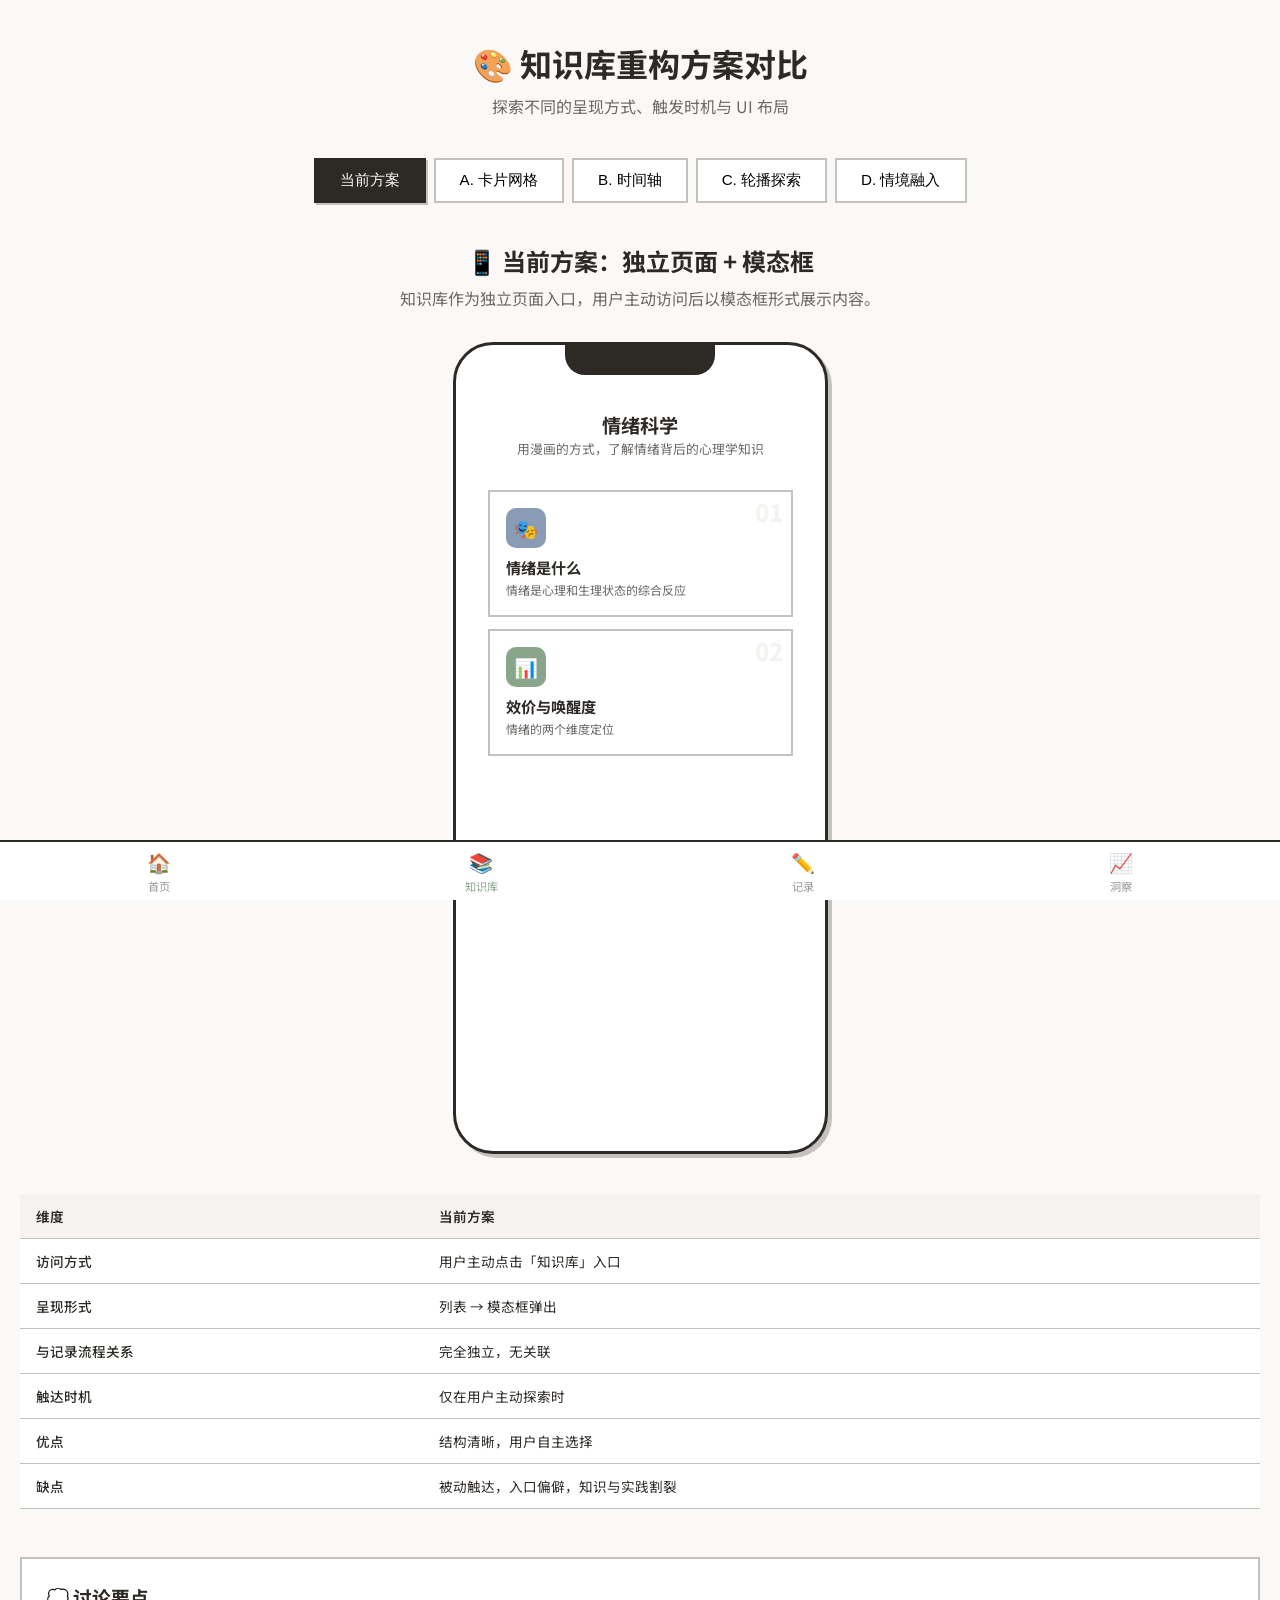
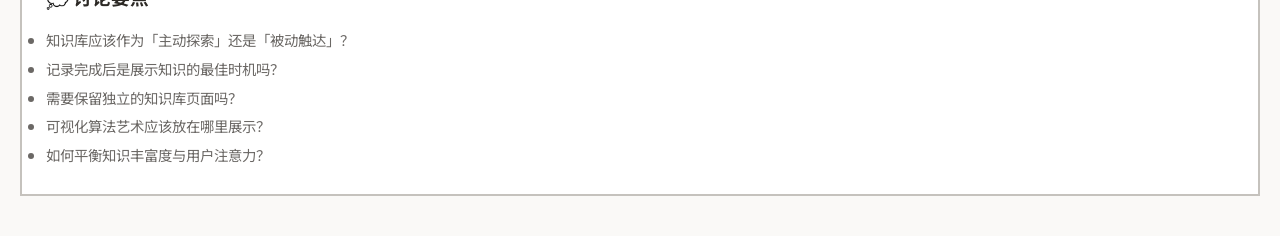
<file: knowledge-redesign-preview.html>
<!DOCTYPE html>
<html lang="zh-CN">
<head>
  <meta charset="UTF-8">
  <meta name="viewport" content="width=device-width, initial-scale=1.0">
  <title>知识库重构方案对比</title>
  <link href="https://fonts.googleapis.com/css2?family=Noto+Sans+SC:wght@400;500;700&display=swap" rel="stylesheet">
  <style>
    * { margin: 0; padding: 0; box-sizing: border-box; }
    
    :root {
      --bg-primary: #FAF9F7;
      --bg-secondary: #FFFFFF;
      --bg-tertiary: #F5F3F0;
      --text-primary: #2D2A26;
      --text-secondary: #6B6865;
      --text-tertiary: #9B9895;
      --border-primary: #2D2A26;
      --border-secondary: #C5C2BD;
      --accent-positive: #8AA68A;
      --accent-warm: #C4A86A;
      --accent-cool: #8A9BB6;
      --accent-rose: #B88686;
      --shadow-sm: 2px 2px 0px var(--border-secondary);
      --shadow-md: 4px 4px 0px var(--border-secondary);
    }
    
    body {
      font-family: 'Noto Sans SC', sans-serif;
      background: var(--bg-primary);
      color: var(--text-primary);
      padding: 40px 20px;
      min-height: 100vh;
    }
    
    .container {
      max-width: 1400px;
      margin: 0 auto;
    }
    
    h1 {
      font-size: 2rem;
      font-weight: 700;
      text-align: center;
      margin-bottom: 8px;
    }
    
    .subtitle {
      text-align: center;
      color: var(--text-secondary);
      margin-bottom: 40px;
    }
    
    .approach-nav {
      display: flex;
      justify-content: center;
      gap: 8px;
      margin-bottom: 40px;
      flex-wrap: wrap;
    }
    
    .approach-btn {
      padding: 10px 24px;
      border: 2px solid var(--border-secondary);
      background: var(--bg-secondary);
      cursor: pointer;
      font-size: 0.95rem;
      font-weight: 500;
      transition: all 0.2s;
      border-radius: 0;
    }
    
    .approach-btn:hover {
      border-color: var(--border-primary);
    }
    
    .approach-btn.active {
      background: var(--text-primary);
      color: var(--bg-primary);
      border-color: var(--text-primary);
      box-shadow: var(--shadow-sm);
    }
    
    .approach-section {
      display: none;
      animation: fadeIn 0.3s ease;
    }
    
    .approach-section.active {
      display: block;
    }
    
    @keyframes fadeIn {
      from { opacity: 0; transform: translateY(10px); }
      to { opacity: 1; transform: translateY(0); }
    }
    
    .approach-header {
      text-align: center;
      margin-bottom: 32px;
    }
    
    .approach-header h2 {
      font-size: 1.5rem;
      margin-bottom: 8px;
    }
    
    .approach-header p {
      color: var(--text-secondary);
      max-width: 600px;
      margin: 0 auto;
    }
    
    /* Mobile Phone Frame */
    .phone-frame {
      width: 375px;
      height: 812px;
      background: var(--bg-secondary);
      border: 3px solid var(--border-primary);
      border-radius: 40px;
      overflow: hidden;
      position: relative;
      margin: 0 auto 40px;
      box-shadow: var(--shadow-md);
    }
    
    .phone-notch {
      position: absolute;
      top: 0;
      left: 50%;
      transform: translateX(-50%);
      width: 150px;
      height: 30px;
      background: var(--text-primary);
      border-radius: 0 0 20px 20px;
      z-index: 100;
    }
    
    .phone-content {
      height: 100%;
      overflow-y: auto;
      padding-top: 50px;
    }
    
    .phone-nav {
      position: fixed;
      bottom: 0;
      left: 0;
      right: 0;
      height: 60px;
      background: var(--bg-secondary);
      border-top: 2px solid var(--border-primary);
      display: flex;
      justify-content: space-around;
      align-items: center;
      z-index: 50;
    }
    
    .phone-nav-item {
      display: flex;
      flex-direction: column;
      align-items: center;
      gap: 2px;
      font-size: 0.7rem;
      color: var(--text-tertiary);
    }
    
    .phone-nav-item.active {
      color: var(--accent-positive);
    }
    
    .phone-nav-item span:first-child {
      font-size: 1.2rem;
    }
    
    /* Card Grid */
    .card-grid {
      display: grid;
      grid-template-columns: repeat(2, 1fr);
      gap: 12px;
      padding: 16px;
    }
    
    .module-card {
      background: var(--bg-secondary);
      border: 2px solid var(--border-secondary);
      padding: 16px;
      cursor: pointer;
      position: relative;
      transition: all 0.2s;
    }
    
    .module-card:hover {
      border-color: var(--text-primary);
      box-shadow: var(--shadow-sm);
    }
    
    .module-card-num {
      position: absolute;
      top: 8px;
      right: 8px;
      font-size: 1.5rem;
      font-weight: 800;
      color: var(--bg-tertiary);
      line-height: 1;
    }
    
    .module-card-icon {
      width: 40px;
      height: 40px;
      border-radius: 10px;
      display: flex;
      align-items: center;
      justify-content: center;
      font-size: 1.2rem;
      margin-bottom: 8px;
    }
    
    .module-card h3 {
      font-size: 0.95rem;
      margin-bottom: 4px;
    }
    
    .module-card p {
      font-size: 0.75rem;
      color: var(--text-secondary);
      line-height: 1.4;
    }
    
    .module-card-tag {
      display: inline-block;
      padding: 2px 8px;
      border-radius: 8px;
      font-size: 0.65rem;
      margin-top: 8px;
      background: var(--accent-positive);
      color: white;
    }
    
    /* Floating Card Variant */
    .floating-card {
      background: var(--bg-secondary);
      border: 2px solid var(--border-primary);
      padding: 12px;
      margin: 12px 16px;
      box-shadow: var(--shadow-md);
      position: relative;
    }
    
    .floating-card::before {
      content: '';
      position: absolute;
      top: -8px;
      left: 20px;
      width: 40px;
      height: 12px;
      background: var(--accent-warm);
      border-radius: 4px 4px 0 0;
    }
    
    /* Timeline Variant */
    .timeline-container {
      padding: 20px;
    }
    
    .timeline-header {
      text-align: center;
      margin-bottom: 24px;
    }
    
    .timeline-track {
      position: relative;
      padding-left: 30px;
    }
    
    .timeline-track::before {
      content: '';
      position: absolute;
      left: 10px;
      top: 0;
      bottom: 0;
      width: 3px;
      background: var(--border-secondary);
    }
    
    .timeline-item {
      position: relative;
      margin-bottom: 20px;
      padding: 16px;
      background: var(--bg-secondary);
      border: 2px solid var(--border-secondary);
    }
    
    .timeline-item::before {
      content: '';
      position: absolute;
      left: -26px;
      top: 20px;
      width: 12px;
      height: 12px;
      background: var(--accent-positive);
      border-radius: 50%;
      border: 3px solid var(--bg-primary);
    }
    
    .timeline-item h4 {
      font-size: 0.9rem;
      margin-bottom: 4px;
    }
    
    .timeline-item p {
      font-size: 0.75rem;
      color: var(--text-secondary);
    }
    
    /* Carousel Variant */
    .carousel-container {
      padding: 20px;
      text-align: center;
    }
    
    .carousel-card {
      background: var(--bg-secondary);
      border: 2px solid var(--border-primary);
      padding: 24px;
      margin-bottom: 16px;
      min-height: 300px;
      display: flex;
      flex-direction: column;
      justify-content: center;
      position: relative;
    }
    
    .carousel-dots {
      display: flex;
      justify-content: center;
      gap: 8px;
    }
    
    .carousel-dot {
      width: 8px;
      height: 8px;
      border-radius: 50%;
      background: var(--border-secondary);
    }
    
    .carousel-dot.active {
      background: var(--text-primary);
      transform: scale(1.3);
    }
    
    /* Contextual Variant */
    .contextual-flow {
      padding: 20px;
    }
    
    .flow-node {
      background: var(--bg-secondary);
      border: 2px solid var(--border-secondary);
      padding: 16px;
      margin-bottom: 12px;
      position: relative;
    }
    
    .flow-node::after {
      content: '↓';
      position: absolute;
      bottom: -20px;
      left: 50%;
      transform: translateX(-50%);
      color: var(--accent-positive);
      font-size: 1.2rem;
    }
    
    .flow-node:last-child::after {
      display: none;
    }
    
    .flow-node-label {
      font-size: 0.7rem;
      color: var(--text-tertiary);
      text-transform: uppercase;
      letter-spacing: 1px;
      margin-bottom: 4px;
    }
    
    .flow-node h4 {
      font-size: 0.9rem;
    }
    
    .flow-node p {
      font-size: 0.75rem;
      color: var(--text-secondary);
      margin-top: 4px;
    }
    
    /* Feature List */
    .feature-list {
      display: grid;
      grid-template-columns: repeat(auto-fit, minmax(280px, 1fr));
      gap: 16px;
      margin-top: 32px;
    }
    
    .feature-item {
      background: var(--bg-secondary);
      border: 2px solid var(--border-secondary);
      padding: 20px;
    }
    
    .feature-item h4 {
      display: flex;
      align-items: center;
      gap: 8px;
      margin-bottom: 8px;
    }
    
    .feature-item p {
      font-size: 0.85rem;
      color: var(--text-secondary);
      line-height: 1.5;
    }
    
    .pro-tag {
      color: var(--accent-positive);
    }
    
    .con-tag {
      color: var(--accent-rose);
    }
    
    .tag {
      font-size: 0.7rem;
      padding: 2px 8px;
      border-radius: 4px;
      margin-left: auto;
    }
    
    .tag.pro { background: rgba(138,166,138,0.2); color: var(--accent-positive); }
    .tag.con { background: rgba(184,134,134,0.2); color: var(--accent-rose); }
    
    .comparison-table {
      width: 100%;
      border-collapse: collapse;
      margin-top: 24px;
      background: var(--bg-secondary);
    }
    
    .comparison-table th,
    .comparison-table td {
      padding: 12px 16px;
      text-align: left;
      border-bottom: 1px solid var(--border-secondary);
      font-size: 0.85rem;
    }
    
    .comparison-table th {
      background: var(--bg-tertiary);
      font-weight: 600;
    }
    
    .comparison-table td:first-child {
      font-weight: 500;
    }
    
    .checkmark { color: var(--accent-positive); }
    .cross { color: var(--accent-rose); }
  </style>
</head>
<body>
  <div class="container">
    <h1>🎨 知识库重构方案对比</h1>
    <p class="subtitle">探索不同的呈现方式、触发时机与 UI 布局</p>
    
    <div class="approach-nav">
      <button class="approach-btn active" onclick="showApproach('current')">当前方案</button>
      <button class="approach-btn" onclick="showApproach('cards')">A. 卡片网格</button>
      <button class="approach-btn" onclick="showApproach('timeline')">B. 时间轴</button>
      <button class="approach-btn" onclick="showApproach('carousel')">C. 轮播探索</button>
      <button class="approach-btn" onclick="showApproach('contextual')">D. 情境融入</button>
    </div>
    
    <!-- Current Approach -->
    <div id="current" class="approach-section active">
      <div class="approach-header">
        <h2>📱 当前方案：独立页面 + 模态框</h2>
        <p>知识库作为独立页面入口，用户主动访问后以模态框形式展示内容。</p>
      </div>
      
      <div class="phone-frame">
        <div class="phone-notch"></div>
        <div class="phone-content">
          <div style="padding: 16px;">
            <h2 style="font-size: 1.2rem; text-align: center;">情绪科学</h2>
            <p style="text-align: center; font-size: 0.8rem; color: var(--text-secondary); margin-bottom: 16px;">用漫画的方式，了解情绪背后的心理学知识</p>
            
            <div class="card-grid" style="grid-template-columns: 1fr;">
              <div class="module-card">
                <span class="module-card-num">01</span>
                <div class="module-card-icon" style="background: var(--accent-cool);">🎭</div>
                <h3>情绪是什么</h3>
                <p>情绪是心理和生理状态的综合反应</p>
              </div>
              <div class="module-card">
                <span class="module-card-num">02</span>
                <div class="module-card-icon" style="background: var(--accent-positive);">📊</div>
                <h3>效价与唤醒度</h3>
                <p>情绪的两个维度定位</p>
              </div>
            </div>
          </div>
        </div>
        <div class="phone-nav">
          <div class="phone-nav-item"><span>🏠</span><span>首页</span></div>
          <div class="phone-nav-item active"><span>📚</span><span>知识库</span></div>
          <div class="phone-nav-item"><span>✏️</span><span>记录</span></div>
          <div class="phone-nav-item"><span>📈</span><span>洞察</span></div>
        </div>
      </div>
      
      <table class="comparison-table">
        <tr>
          <th>维度</th>
          <th>当前方案</th>
        </tr>
        <tr><td>访问方式</td><td>用户主动点击「知识库」入口</td></tr>
        <tr><td>呈现形式</td><td>列表 → 模态框弹出</td></tr>
        <tr><td>与记录流程关系</td><td>完全独立，无关联</td></tr>
        <tr><td>触达时机</td><td>仅在用户主动探索时</td></tr>
        <tr><td>优点</td><td>结构清晰，用户自主选择</td></tr>
        <tr><td>缺点</td><td>被动触达，入口偏僻，知识与实践割裂</td></tr>
      </table>
    </div>
    
    <!-- Approach A: Cards -->
    <div id="cards" class="approach-section">
      <div class="approach-header">
        <h2>🃏 方案 A：卡片网格 + 浮动知识</h2>
        <p>将知识库打散为独立卡片，随机或按主题浮动在首页，用户点击展开阅读。</p>
      </div>
      
      <div class="phone-frame">
        <div class="phone-notch"></div>
        <div class="phone-content">
          <div style="padding: 16px; position: relative; min-height: 500px;">
            <h2 style="font-size: 1.1rem; margin-bottom: 16px;">欢迎回来</h2>
            
            <!-- Floating Cards -->
            <div class="floating-card" style="position: absolute; right: 10px; top: 60px; width: 140px; transform: rotate(3deg);">
              <div style="font-size: 0.7rem; color: var(--accent-warm);">💡 小知识</div>
              <p style="font-size: 0.75rem; margin-top: 4px;">命名情绪可使杏仁核活跃度降低50%</p>
            </div>
            
            <div class="floating-card" style="position: absolute; left: 10px; top: 180px; width: 150px; transform: rotate(-2deg); background: rgba(138,155,182,0.1);">
              <div style="font-size: 0.7rem; color: var(--accent-cool);">🧠 心理学</div>
              <p style="font-size: 0.75rem; margin-top: 4px;">耶克斯-多德森定律：中等压力下表现最佳</p>
            </div>
            
            <div class="floating-card" style="position: absolute; right: 5px; top: 320px; width: 130px; transform: rotate(1deg);">
              <div style="font-size: 0.7rem; color: var(--accent-rose);">❤️ 健康</div>
              <p style="font-size: 0.75rem; margin-top: 4px;">乐观者心脏病发病率降低35%</p>
            </div>
            
            <!-- Today's Mood -->
            <div style="background: var(--bg-secondary); border: 2px solid var(--border-primary); padding: 16px; margin-bottom: 12px;">
              <div style="font-size: 0.7rem; color: var(--text-tertiary); margin-bottom: 8px;">今日心情</div>
              <div style="display: flex; align-items: center; gap: 12px;">
                <span style="font-size: 2rem;">😊</span>
                <div>
                  <div style="font-size: 0.9rem;">平静满足</div>
                  <div style="font-size: 0.75rem; color: var(--text-secondary);">效价 +0.6 · 唤醒度 -0.2</div>
                </div>
              </div>
            </div>
            
            <div style="background: var(--bg-secondary); border: 2px solid var(--border-secondary); padding: 16px; margin-bottom: 12px;">
              <div style="font-size: 0.7rem; color: var(--text-tertiary); margin-bottom: 8px;">最近记录</div>
              <p style="font-size: 0.85rem;">暂无更多记录</p>
            </div>
          </div>
        </div>
        <div class="phone-nav">
          <div class="phone-nav-item active"><span>🏠</span><span>首页</span></div>
          <div class="phone-nav-item"><span>📚</span><span>知识库</span></div>
          <div class="phone-nav-item"><span>✏️</span><span>记录</span></div>
          <div class="phone-nav-item"><span>📈</span><span>洞察</span></div>
        </div>
      </div>
      
      <div class="feature-list">
        <div class="feature-item">
          <h4>✅ 优点 <span class="tag pro">推荐指数</span></h4>
          <p>知识碎片化呈现，降低阅读门槛；首页即可触达，无需专门跳转；自然融入使用流程</p>
        </div>
        <div class="feature-item">
          <h4>⚠️ 注意事项</h4>
          <p>需要控制卡片数量避免视觉干扰；考虑用户关闭/重置机制；卡片内容需精选，与用户状态相关</p>
        </div>
      </div>
    </div>
    
    <!-- Approach B: Timeline -->
    <div id="timeline" class="approach-section">
      <div class="approach-header">
        <h2>📅 方案 B：学习路径 + 进度追踪</h2>
        <p>将知识库设计为一条学习路径，用户按顺序解锁，掌握后再解锁下一阶段。</p>
      </div>
      
      <div class="phone-frame">
        <div class="phone-notch"></div>
        <div class="phone-content">
          <div class="timeline-container">
            <div class="timeline-header">
              <h3 style="font-size: 1rem;">🗺️ 学习路径</h3>
              <p style="font-size: 0.75rem; color: var(--text-secondary);">进度 3/8</p>
            </div>
            
            <div class="timeline-track">
              <div class="timeline-item">
                <h4>✅ 情绪是什么</h4>
                <p>已完成 · 掌握度 92%</p>
              </div>
              <div class="timeline-item">
                <h4>✅ 效价与唤醒度</h4>
                <p>已完成 · 掌握度 85%</p>
              </div>
              <div class="timeline-item" style="border-color: var(--accent-positive); background: rgba(138,166,138,0.1);">
                <h4>🔥 情绪与健康</h4>
                <p>进行中 · 推荐先学</p>
              </div>
              <div class="timeline-item" style="opacity: 0.5;">
                <h4>🔒 情绪调节</h4>
                <p>未解锁</p>
              </div>
              <div class="timeline-item" style="opacity: 0.5;">
                <h4>🔒 情绪智力</h4>
                <p>未解锁</p>
              </div>
            </div>
          </div>
        </div>
        <div class="phone-nav">
          <div class="phone-nav-item active"><span>🏠</span><span>首页</span></div>
          <div class="phone-nav-item"><span>📚</span><span>知识库</span></div>
          <div class="phone-nav-item"><span>✏️</span><span>记录</span></div>
          <div class="phone-nav-item"><span>📈</span><span>洞察</span></div>
        </div>
      </div>
      
      <div class="feature-list">
        <div class="feature-item">
          <h4>✅ 优点</h4>
          <p>系统性学习体验；进度感激励持续探索；可设计「知识点测验」验证掌握度</p>
        </div>
        <div class="feature-item">
          <h4>⚠️ 缺点</h4>
          <p>线性结构可能让只想查单个知识的用户感到受限制；需要更多内容填充路径</p>
        </div>
      </div>
    </div>
    
    <!-- Approach C: Carousel -->
    <div id="carousel" class="approach-section">
      <div class="approach-header">
        <h2>🎠 方案 C：情境化轮播探索</h2>
        <p>记录完成后自动展示相关知识卡片，像阅读故事一样探索心理学知识。</p>
      </div>
      
      <div class="phone-frame">
        <div class="phone-notch"></div>
        <div class="phone-content">
          <div class="carousel-container">
            <div class="carousel-card">
              <div style="font-size: 0.7rem; color: var(--accent-positive); margin-bottom: 8px;">📚 来自知识库</div>
              <h3 style="font-size: 1.1rem; margin-bottom: 8px;">为什么你会感到焦虑？</h3>
              <p style="font-size: 0.85rem; color: var(--text-secondary); line-height: 1.5; margin-bottom: 16px;">
                当你记录了「焦虑」情绪后，系统会自动推荐这篇解读。焦虑是大脑对潜在威胁的响应，适度的焦虑能提升表现...
              </p>
              <button style="padding: 8px 20px; background: var(--text-primary); color: var(--bg-primary); border: none; cursor: pointer; font-size: 0.85rem;">
                继续阅读
              </button>
            </div>
            
            <div class="carousel-dots">
              <span class="carousel-dot active"></span>
              <span class="carousel-dot"></span>
              <span class="carousel-dot"></span>
              <span class="carousel-dot"></span>
            </div>
            
            <p style="font-size: 0.75rem; color: var(--text-tertiary); margin-top: 16px;">左右滑动查看更多</p>
          </div>
        </div>
        <div class="phone-nav">
          <div class="phone-nav-item"><span>🏠</span><span>首页</span></div>
          <div class="phone-nav-item"><span>📚</span><span>知识库</span></div>
          <div class="phone-nav-item active"><span>✏️</span><span>记录</span></div>
          <div class="phone-nav-item"><span>📈</span><span>洞察</span></div>
        </div>
      </div>
      
      <div class="feature-list">
        <div class="feature-item">
          <h4>✅ 优点</h4>
          <p>情境触发，学习与实践紧密结合；降低探索成本，自动推荐相关内容；像读故事一样自然</p>
        </div>
        <div class="feature-item">
          <h4>⚠️ 挑战</h4>
          <p>需要构建「情绪 → 知识」的智能推荐算法；平衡推荐频率，避免打扰用户</p>
        </div>
      </div>
    </div>
    
    <!-- Approach D: Contextual -->
    <div id="contextual" class="approach-section">
      <div class="approach-header">
        <h2>🔗 方案 D：情境融入 + 知识内嵌</h2>
        <p>将心理学知识深度融入产品各环节，而非作为独立模块存在。</p>
      </div>
      
      <div class="phone-frame">
        <div class="phone-notch"></div>
        <div class="phone-content">
          <div class="contextual-flow">
            <div style="text-align: center; margin-bottom: 16px;">
              <h3 style="font-size: 1rem;">记录完成后</h3>
            </div>
            
            <div class="flow-node">
              <div class="flow-node-label">步骤 1</div>
              <h4>保存心情记录</h4>
              <p>记录已保存到本地</p>
            </div>
            
            <div class="flow-node" style="border-color: var(--accent-positive);">
              <div class="flow-node-label">步骤 2 · 推荐阅读</div>
              <h4>💡 情绪调节技巧</h4>
              <p>根据你记录的「焦虑」情绪推荐</p>
            </div>
            
            <div class="flow-node">
              <div class="flow-node-label">洞察</div>
              <h4>📊 本周情绪模式</h4>
              <p>你本周积极情绪占比较高</p>
            </div>
          </div>
        </div>
        <div class="phone-nav">
          <div class="phone-nav-item"><span>🏠</span><span>首页</span></div>
          <div class="phone-nav-item"><span>📚</span><span>知识库</span></div>
          <div class="phone-nav-item active"><span>✏️</span><span>记录</span></div>
          <div class="phone-nav-item"><span>📈</span><span>洞察</span></div>
        </div>
      </div>
      
      <table class="comparison-table">
        <tr>
          <th>场景</th>
          <th>知识融入方式</th>
        </tr>
        <tr><td>记录完成页</td><td>推荐相关调节知识 + 心理引导卡片</td></tr>
        <tr><td>洞察页</td><td>图表解读 + 行为模式解释</td></tr>
        <tr><td>首页</td><td>浮动「今日知识」卡片</td></tr>
        <tr><td>情绪气泡</td><td>每个情绪标签带简短心理学解释</td></tr>
        <tr><td>独立知识库</td><td>保留作为「全部知识」归档</td></tr>
      </table>
      
      <div class="feature-list">
        <div class="feature-item">
          <h4>✅ 优点</h4>
          <p>知识与实践无缝衔接；学习发生在最需要的时刻；保留知识库作为深度探索入口</p>
        </div>
        <div class="feature-item">
          <h4>⚠️ 注意</h4>
          <p>需要精心设计嵌入点，避免过度打扰；内容与情境匹配度要高</p>
        </div>
      </div>
    </div>
    
    <div style="margin-top: 48px; padding: 24px; background: var(--bg-secondary); border: 2px solid var(--border-secondary);">
      <h3 style="margin-bottom: 16px;">💭 讨论要点</h3>
      <ul style="font-size: 0.9rem; color: var(--text-secondary); line-height: 2;">
        <li>知识库应该作为「主动探索」还是「被动触达」？</li>
        <li>记录完成后是展示知识的最佳时机吗？</li>
        <li>需要保留独立的知识库页面吗？</li>
        <li>可视化算法艺术应该放在哪里展示？</li>
        <li>如何平衡知识丰富度与用户注意力？</li>
      </ul>
    </div>
  </div>
  
  <script>
    function showApproach(id) {
      document.querySelectorAll('.approach-section').forEach(s => s.classList.remove('active'));
      document.querySelectorAll('.approach-btn').forEach(b => b.classList.remove('active'));
      document.getElementById(id).classList.add('active');
      event.target.classList.add('active');
    }
  </script>
</body>
</html>
</file>
